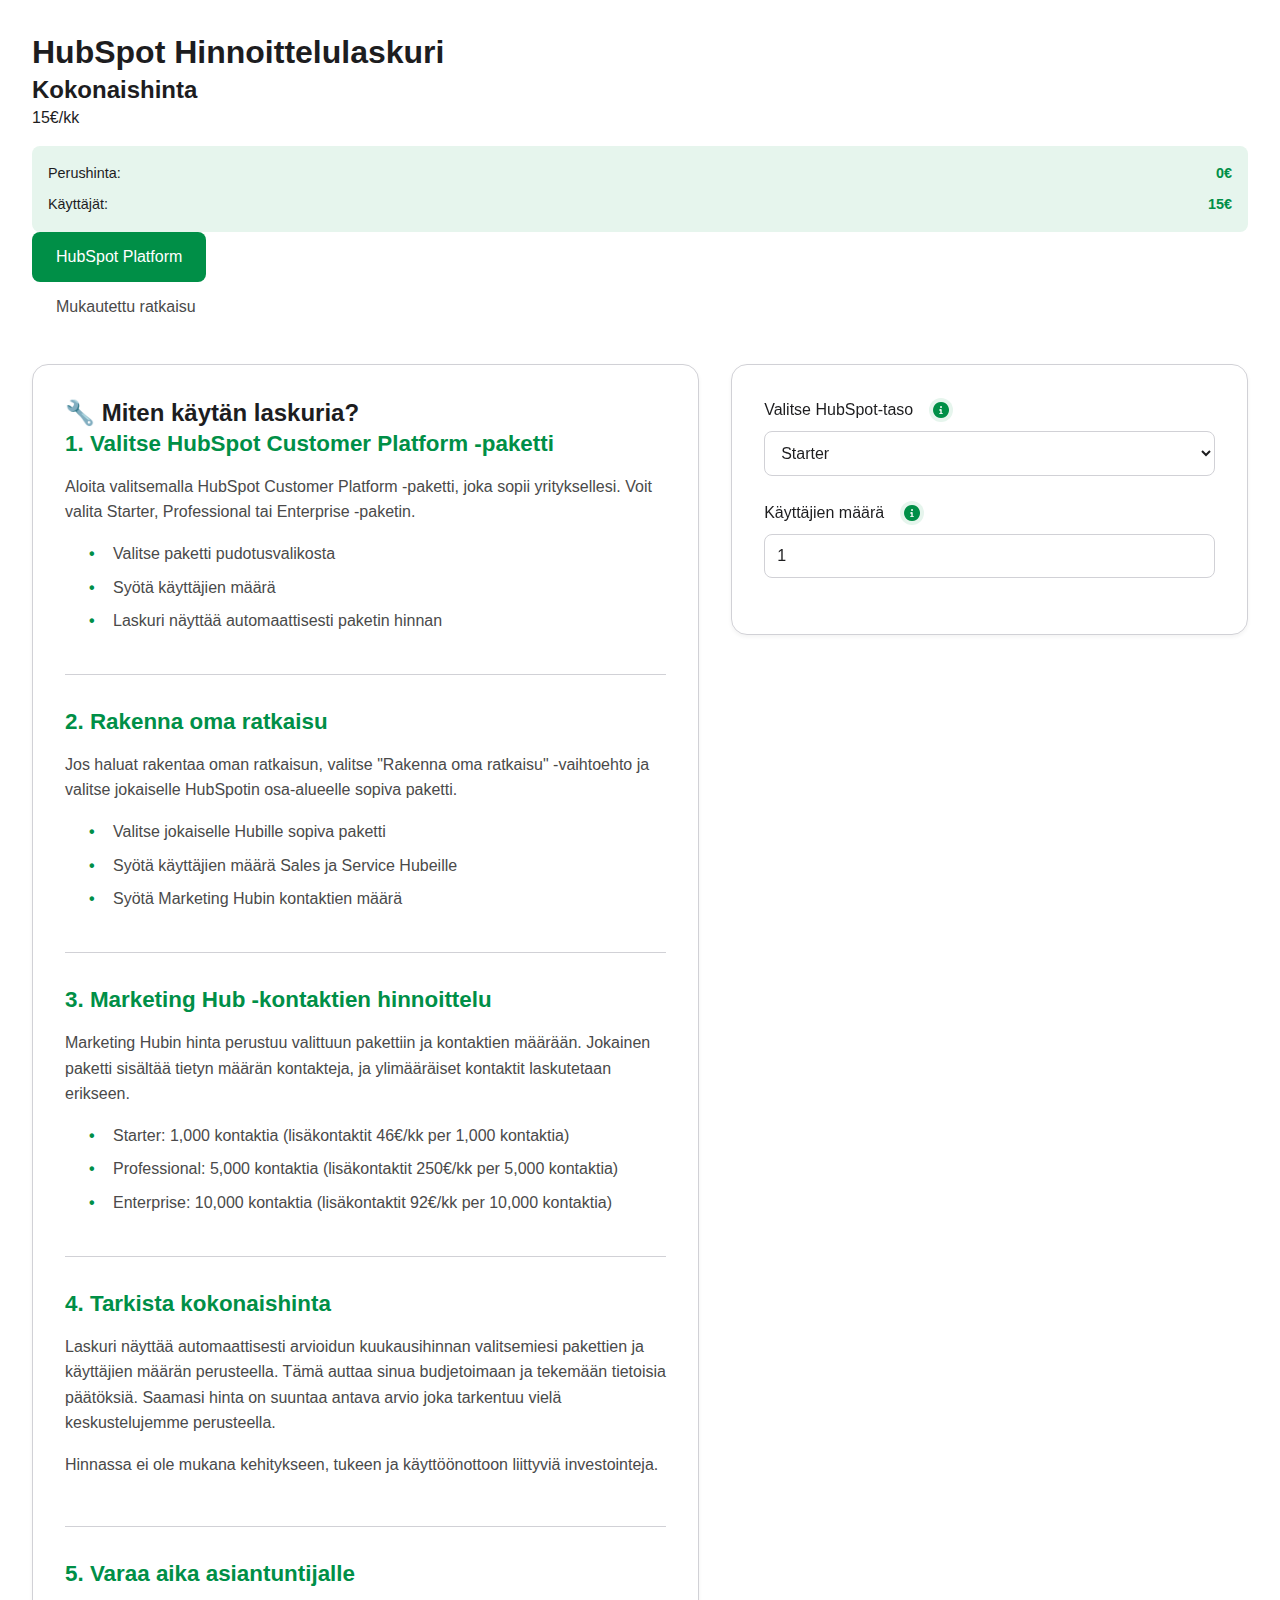
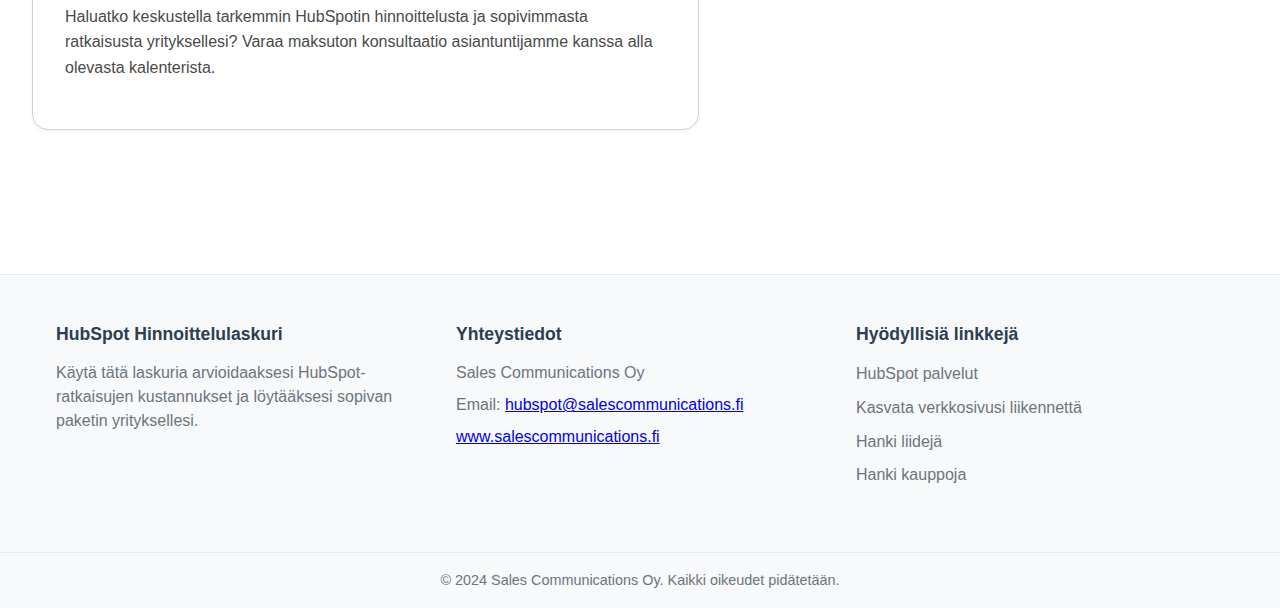
<file: index.html>
<!DOCTYPE html>
<html lang="fi">
<head>
    <meta charset="UTF-8">
    <meta name="viewport" content="width=device-width, initial-scale=1.0">
    <title>HubSpot Hinnoittelulaskuri</title>
    <link rel="stylesheet" href="styles.css">
    <link rel="stylesheet" href="https://cdnjs.cloudflare.com/ajax/libs/font-awesome/6.0.0/css/all.min.css">
    <style>
        .footer {
            background-color: #f8f9fa;
            padding: 3rem 0 1rem;
            margin-top: 4rem;
            border-top: 1px solid #e9ecef;
        }

        .footer-content {
            max-width: 1200px;
            margin: 0 auto;
            padding: 0 1rem;
            display: grid;
            grid-template-columns: repeat(auto-fit, minmax(250px, 1fr));
            gap: 2rem;
        }

        .footer-section {
            margin-bottom: 1.5rem;
        }

        .footer-section h4 {
            color: #2c3e50;
            margin-bottom: 1rem;
            font-size: 1.1rem;
        }

        .footer-section p {
            color: #6c757d;
            margin-bottom: 0.5rem;
            line-height: 1.5;
        }

        .footer-section ul {
            list-style: none;
            padding: 0;
            margin: 0;
        }

        .footer-section ul li {
            margin-bottom: 0.5rem;
        }

        .footer-section ul li a {
            color: #6c757d;
            text-decoration: none;
            transition: color 0.2s;
        }

        .footer-section ul li a:hover {
            color: #0056b3;
        }

        .footer-brand {
            color: #0056b3;
            font-weight: 600;
            text-decoration: none;
            transition: color 0.2s;
        }

        .footer-brand:hover {
            color: #003d82;
        }

        .footer-bottom {
            text-align: center;
            margin-top: 2rem;
            padding-top: 1rem;
            border-top: 1px solid #e9ecef;
        }

        .footer-bottom p {
            color: #6c757d;
            font-size: 0.9rem;
        }

        @media (max-width: 768px) {
            .footer-content {
                grid-template-columns: 1fr;
                text-align: center;
            }

            .footer-section {
                margin-bottom: 2rem;
            }
        }
    </style>
</head>
<body>
    <div class="container" role="main">
        <h1>HubSpot Hinnoittelulaskuri</h1>
        
        <!-- Hinta näytetään tässä -->
        <div class="price-display" role="region" aria-label="Hinnan näyttö">
            <h2 id="price-title">Kokonaishinta</h2>
            <div class="price" id="total-price" aria-live="polite">0€/kk</div>
        </div>

        <!-- Välilehdet -->
        <div class="tabs" role="tablist">
            <button class="tab-button active" data-tab="platform" role="tab" aria-selected="true" aria-controls="platform-section">HubSpot Platform</button>
            <button class="tab-button" data-tab="custom" role="tab" aria-selected="false" aria-controls="custom-section">Mukautettu ratkaisu</button>
        </div>

        <div class="content-wrapper">
            <div class="instructions" role="complementary" aria-label="Ohjeet">
                <h2>🔧 Miten käytän laskuria?</h2>
                
                <div class="instruction-section">
                    <h3>1. Valitse HubSpot Customer Platform -paketti</h3>
                    <p>Aloita valitsemalla HubSpot Customer Platform -paketti, joka sopii yrityksellesi. Voit valita Starter, Professional tai Enterprise -paketin.</p>
                    <ul>
                        <li>Valitse paketti pudotusvalikosta</li>
                        <li>Syötä käyttäjien määrä</li>
                        <li>Laskuri näyttää automaattisesti paketin hinnan</li>
                    </ul>
                </div>
                
                <div class="instruction-section">
                    <h3>2. Rakenna oma ratkaisu</h3>
                    <p>Jos haluat rakentaa oman ratkaisun, valitse "Rakenna oma ratkaisu" -vaihtoehto ja valitse jokaiselle HubSpotin osa-alueelle sopiva paketti.</p>
                    <ul>
                        <li>Valitse jokaiselle Hubille sopiva paketti</li>
                        <li>Syötä käyttäjien määrä Sales ja Service Hubeille</li>
                        <li>Syötä Marketing Hubin kontaktien määrä</li>
                    </ul>
                </div>
                
                <div class="instruction-section">
                    <h3>3. Marketing Hub -kontaktien hinnoittelu</h3>
                    <p>Marketing Hubin hinta perustuu valittuun pakettiin ja kontaktien määrään. Jokainen paketti sisältää tietyn määrän kontakteja, ja ylimääräiset kontaktit laskutetaan erikseen.</p>
                    <ul>
                        <li>Starter: 1,000 kontaktia (lisäkontaktit 46€/kk per 1,000 kontaktia)</li>
                        <li>Professional: 5,000 kontaktia (lisäkontaktit 250€/kk per 5,000 kontaktia)</li>
                        <li>Enterprise: 10,000 kontaktia (lisäkontaktit 92€/kk per 10,000 kontaktia)</li>
                    </ul>
                </div>
                
                <div class="instruction-section">
                    <h3>4. Tarkista kokonaishinta</h3>
                    <p>Laskuri näyttää automaattisesti arvioidun kuukausihinnan valitsemiesi pakettien ja käyttäjien määrän perusteella. Tämä auttaa sinua budjetoimaan ja tekemään tietoisia päätöksiä. Saamasi hinta on suuntaa antava arvio joka tarkentuu vielä keskustelujemme perusteella.</p>
                    <p>Hinnassa ei ole mukana kehitykseen, tukeen ja käyttöönottoon liittyviä investointeja.</p>
                </div>

                <div class="instruction-section meetings-section">
                    <h3>5. Varaa aika asiantuntijalle</h3>
                    <p>Haluatko keskustella tarkemmin HubSpotin hinnoittelusta ja sopivimmasta ratkaisusta yrityksellesi? Varaa maksuton konsultaatio asiantuntijamme kanssa alla olevasta kalenterista.</p>
                    <div class="meetings-iframe-container" data-src="https://meetings.hubspot.com/heidi-sundstrom/yleinen-kalenterilinkki-suomenkielinen-15-min?embed=true"></div>
                    <script type="text/javascript" src="https://static.hsappstatic.net/MeetingsEmbed/ex/MeetingsEmbedCode.js"></script>
                </div>
            </div>

            <div class="calculator-form" role="form" aria-label="Hinnoittelulaskuri">
                <div id="platform-section" class="tab-content active" role="tabpanel" aria-labelledby="platform-tab">
                    <div class="form-group" role="group" aria-labelledby="platform-tier-label">
                        <label id="platform-tier-label" for="platform-tier">
                            Valitse HubSpot-taso
                            <span class="tooltip-trigger" data-tooltip="Starter sopii aloittelijoille, Professional keskisuurille yrityksille ja Enterprise isoille organisaatioille" role="tooltip" tabindex="0">
                                <i class="fas fa-info-circle" aria-hidden="true"></i>
                            </span>
                        </label>
                        <select id="platform-tier" name="platform-tier" aria-describedby="platform-tier-tooltip">
                            <option value="starter">Starter</option>
                            <option value="professional">Professional</option>
                            <option value="enterprise">Enterprise</option>
                        </select>
                    </div>
                    <div class="form-group">
                        <label for="platform-users">
                            Käyttäjien määrä
                            <span class="tooltip-trigger" data-tooltip="Starter: 15€/käyttäjä/kk, Professional: 5 käyttäjää sisältyy (lisäkäyttäjät 45€/kk), Enterprise: 7 käyttäjää sisältyy (lisäkäyttäjät 75€/kk)">
                                <i class="fas fa-info-circle"></i>
                            </span>
                        </label>
                        <input type="number" id="platform-users" name="platform-users" min="1" value="1">
                    </div>
                </div>

                <div id="custom-section" class="tab-content">
                    <!-- Marketing Hub -->
                    <div class="form-group">
                        <label for="marketing-tier">
                            Marketing Hub
                            <span class="tooltip-trigger" data-tooltip="Marketing Hub sisältää työkalut markkinoinnin automatisointiin, sisällöntuotantoon ja liidien generointiin.">
                                <i class="fas fa-info-circle"></i>
                            </span>
                        </label>
                        <select id="marketing-tier" class="form-control">
                            <option value="none">Ei mukana</option>
                            <option value="starter">Starter</option>
                            <option value="professional">Professional</option>
                            <option value="enterprise">Enterprise</option>
                        </select>
                        <div id="marketing-users-group" class="form-group marketing-input" style="margin-top: 1rem;">
                            <label for="marketing-users">Käyttäjien määrä</label>
                            <div class="number-input-wrapper">
                                <input type="number" id="marketing-users" min="1" value="1">
                            </div>
                            <label for="marketing-contacts">Kontaktien määrä</label>
                            <div class="number-input-wrapper">
                                <input type="number" id="marketing-contacts" min="1000" step="1000" value="1000">
                            </div>
                        </div>
                    </div>

                    <!-- Sales Hub -->
                    <div class="form-group">
                        <label for="sales-tier">
                            Sales Hub
                            <span class="tooltip-trigger" data-tooltip="Sales Hub tarjoaa työkalut myyntiprosessin tehostamiseen ja asiakassuhteiden hallintaan.">
                                <i class="fas fa-info-circle"></i>
                            </span>
                        </label>
                        <select id="sales-tier" class="form-control">
                            <option value="none">Ei mukana</option>
                            <option value="starter">Starter</option>
                            <option value="professional">Professional</option>
                            <option value="enterprise">Enterprise</option>
                        </select>
                        <div id="sales-users-group" class="form-group sales-input" style="margin-top: 1rem;">
                            <label for="sales-users">Käyttäjien määrä</label>
                            <div class="number-input-wrapper">
                                <input type="number" id="sales-users" min="1" value="1">
                            </div>
                        </div>
                    </div>

                    <!-- Service Hub -->
                    <div class="form-group">
                        <label for="service-tier">
                            Service Hub
                            <span class="tooltip-trigger" data-tooltip="Service Hub sisältää työkalut asiakaspalvelun ja -tuen hallintaan.">
                                <i class="fas fa-info-circle"></i>
                            </span>
                        </label>
                        <select id="service-tier" class="form-control">
                            <option value="none">Ei mukana</option>
                            <option value="starter">Starter</option>
                            <option value="professional">Professional</option>
                            <option value="enterprise">Enterprise</option>
                        </select>
                        <div id="service-users-group" class="form-group service-input" style="margin-top: 1rem;">
                            <label for="service-users">Käyttäjien määrä</label>
                            <div class="number-input-wrapper">
                                <input type="number" id="service-users" min="1" value="1">
                            </div>
                        </div>
                    </div>

                    <!-- Content Hub -->
                    <div class="form-group">
                        <label for="content-tier">
                            Content Hub
                            <span class="tooltip-trigger" data-tooltip="Content Hub tarjoaa työkalut sisällönhallintaan ja verkkosivujen ylläpitoon.">
                                <i class="fas fa-info-circle"></i>
                            </span>
                        </label>
                        <select id="content-tier" class="form-control">
                            <option value="none">Ei mukana</option>
                            <option value="starter">Starter</option>
                            <option value="professional">Professional</option>
                            <option value="enterprise">Enterprise</option>
                        </select>
                        <div id="content-users-group" class="form-group content-input" style="margin-top: 1rem;">
                            <label for="content-users">Käyttäjien määrä</label>
                            <div class="number-input-wrapper">
                                <input type="number" id="content-users" min="1" value="1">
                            </div>
                        </div>
                    </div>

                    <!-- Operations Hub -->
                    <div class="form-group">
                        <label for="operations-tier">
                            Operations Hub
                            <span class="tooltip-trigger" data-tooltip="Operations Hub sisältää työkalut tiedon synkronointiin, datan hallintaan ja automaatioon.">
                                <i class="fas fa-info-circle"></i>
                            </span>
                        </label>
                        <select id="operations-tier" class="form-control">
                            <option value="none">Ei mukana</option>
                            <option value="starter">Starter</option>
                            <option value="professional">Professional</option>
                            <option value="enterprise">Enterprise</option>
                        </select>
                        <div id="operations-users-group" class="form-group operations-input" style="margin-top: 1rem;">
                            <label for="operations-users">Käyttäjien määrä</label>
                            <div class="number-input-wrapper">
                                <input type="number" id="operations-users" min="1" value="1">
                            </div>
                        </div>
                    </div>
                </div>
            </div>
        </div>
    </div>

    <footer class="footer">
        <div class="footer-content">
            <div class="footer-section">
                <h4>HubSpot Hinnoittelulaskuri</h4>
                <p>Käytä tätä laskuria arvioidaaksesi HubSpot-ratkaisujen kustannukset ja löytääksesi sopivan paketin yrityksellesi.</p>
            </div>
            <div class="footer-section">
                <h4>Yhteystiedot</h4>
                <p>Sales Communications Oy</p>
                <p>Email: <a href="mailto:hubspot@salescommunications.fi">hubspot@salescommunications.fi</a></p>
                <p><a href="https://www.salescommunications.fi" target="_blank" rel="noopener">www.salescommunications.fi</a></p>
            </div>
            <div class="footer-section">
                <h4>Hyödyllisiä linkkejä</h4>
                <ul>
                    <li><a href="https://www.salescommunications.fi/palvelut/hubspot-palvelut" target="_blank" rel="noopener">HubSpot palvelut</a></li>
                    <li><a href="https://www.salescommunications.fi/palvelut/kasvata-verkkosivuston-liikennetta" target="_blank" rel="noopener">Kasvata verkkosivusi liikennettä</a></li>
                    <li><a href="https://www.salescommunications.fi/palvelut/hanki-liideja" target="_blank" rel="noopener">Hanki liidejä</a></li>
                    <li><a href="https://www.salescommunications.fi/palvelut/hanki-kauppoja" target="_blank" rel="noopener">Hanki kauppoja</a></li>
                </ul>
            </div>
        </div>
        <div class="footer-bottom">
            <p>&copy; 2024 Sales Communications Oy. Kaikki oikeudet pidätetään.</p>
        </div>
    </footer>

    <script src="script.js"></script>
</body>
</html>
</file>
<file: styles.css>
/* Root Variables */
:root {
    --primary-color: #008F47;
    --primary-dark: #006B35;
    --primary-light: #E6F5ED;
    --secondary-color: #1D1D1F;
    --background-color: #FFFFFF;
    --card-background: #F5F5F7;
    --text-color: #1D1D1F;
    --text-light: #4A4A4A;
    --border-color: #D1D1D6;
    --success-color: #008F47;
    --warning-color: #FF9500;
    --error-color: #FF3B30;
    --focus-outline: 2px solid var(--primary-color);
    --focus-outline-offset: 2px;
    --shadow-sm: 0 2px 4px rgba(0, 0, 0, 0.05);
    --shadow-md: 0 4px 8px rgba(0, 0, 0, 0.1);
    --shadow-lg: 0 8px 16px rgba(0, 0, 0, 0.1);
    --border-radius-sm: 0.5rem;
    --border-radius-md: 1rem;
    --border-radius-lg: 1.5rem;
    --spacing-xs: 0.5rem;
    --spacing-sm: 1rem;
    --spacing-md: 1.5rem;
    --spacing-lg: 2rem;
    --spacing-xl: 3rem;
}

/* Base Styles */
* {
    margin: 0;
    padding: 0;
    box-sizing: border-box;
}

body {
    font-family: -apple-system, BlinkMacSystemFont, 'SF Pro Text', Arial, sans-serif;
    background-color: var(--background-color);
    color: var(--text-color);
    line-height: 1.6;
    -webkit-font-smoothing: antialiased;
    -moz-osx-font-smoothing: grayscale;
}

h1, h2, h3, h4, h5, h6 {
    font-family: -apple-system, BlinkMacSystemFont, 'SF Pro Display', Helvetica, sans-serif;
    font-weight: 600;
    line-height: 1.3;
}

/* Layout */
.container {
    max-width: 1400px;
    margin: 0 auto;
    padding: var(--spacing-lg);
}

.content-wrapper {
    display: flex;
    gap: var(--spacing-lg);
    margin-top: var(--spacing-lg);
    max-width: 1400px;
    margin-left: auto;
    margin-right: auto;
}

/* Hero Section */
.hero {
    text-align: center;
    margin-bottom: var(--spacing-xl);
    padding: var(--spacing-xl) var(--spacing-lg);
    background: linear-gradient(135deg, var(--primary-color), var(--primary-dark));
    color: white;
    border-radius: var(--border-radius-lg);
    box-shadow: var(--shadow-lg);
    position: relative;
    overflow: hidden;
}

.hero::before {
    content: '';
    position: absolute;
    top: 0;
    left: 0;
    right: 0;
    bottom: 0;
    background: linear-gradient(135deg, rgba(255,255,255,0.1) 0%, rgba(255,255,255,0) 100%);
    pointer-events: none;
}

.hero h1 {
    font-size: clamp(1.8rem, 4vw, 2.5rem);
    margin-bottom: var(--spacing-sm);
    color: #FFFFFF;
    position: relative;
}

.hero .subtitle {
    font-size: clamp(1rem, 2vw, 1.2rem);
    color: #FFFFFF;
    opacity: 0.9;
    position: relative;
}

/* Instructions Section */
.instructions {
    flex: 4;
    background-color: white;
    border-radius: var(--border-radius-md);
    padding: var(--spacing-lg);
    margin-bottom: var(--spacing-xl);
    box-shadow: var(--shadow-sm);
    border: 1px solid var(--border-color);
}

.instruction-section {
    margin-bottom: var(--spacing-lg);
    padding-bottom: var(--spacing-lg);
    border-bottom: 1px solid var(--border-color);
}

.instruction-section:last-child {
    border-bottom: none;
    margin-bottom: 0;
    padding-bottom: 0;
}

.instruction-section h3 {
    color: var(--primary-color);
    margin-bottom: var(--spacing-sm);
    font-size: 1.4rem;
    display: flex;
    align-items: center;
    gap: var(--spacing-xs);
}

.instruction-section p {
    margin-bottom: var(--spacing-sm);
    color: var(--text-light);
}

.instruction-section ul {
    list-style-type: none;
    padding-left: var(--spacing-md);
}

.instruction-section ul li {
    position: relative;
    margin-bottom: var(--spacing-xs);
    padding-left: var(--spacing-md);
    color: var(--text-light);
}

.instruction-section ul li:before {
    content: "•";
    color: var(--primary-color);
    position: absolute;
    left: 0;
    font-weight: bold;
}

/* Calculator Form */
.calculator-form {
    flex: 3;
    position: sticky;
    top: var(--spacing-lg);
    align-self: flex-start;
    background: #fff;
    padding: var(--spacing-lg);
    border-radius: var(--border-radius-md);
    box-shadow: var(--shadow-sm);
    border: 1px solid var(--border-color);
}

.form-group {
    margin-bottom: var(--spacing-md);
    position: relative;
}

.form-group label {
    display: inline-flex;
    align-items: center;
    margin-bottom: var(--spacing-xs);
    font-weight: 500;
    color: var(--text-color);
    gap: var(--spacing-xs);
}

.form-group select,
.form-group input[type="number"] {
    width: 100%;
    padding: 0.75rem;
    border: 1px solid var(--border-color);
    border-radius: var(--border-radius-sm);
    background-color: var(--background-color);
    color: var(--text-color);
    font-size: 1rem;
    transition: all 0.2s ease;
}

.form-group select:hover,
.form-group input[type="number"]:hover {
    border-color: var(--primary-color);
}

.form-group select:focus,
.form-group input[type="number"]:focus {
    outline: none;
    border-color: var(--primary-color);
    box-shadow: 0 0 0 2px var(--primary-light);
}

/* Tooltip styles */
.tooltip-trigger {
    display: inline-flex;
    align-items: center;
    justify-content: center;
    width: 24px;
    height: 24px;
    border-radius: 50%;
    background-color: var(--primary-light);
    color: var(--primary-color);
    font-size: 1rem;
    cursor: pointer;
    transition: all 0.2s ease;
    -webkit-tap-highlight-color: transparent;
    position: relative;
    margin-left: 0.5rem;
    border: none;
    z-index: 2;
}

.tooltip-trigger:hover,
.tooltip-trigger:focus,
.tooltip-trigger.active {
    background-color: var(--primary-color);
    color: white;
    outline: none;
}

.tooltip-trigger[data-tooltip]::after {
    content: attr(data-tooltip);
    position: absolute;
    background-color: var(--primary-color);
    color: white;
    padding: var(--spacing-sm);
    border-radius: var(--border-radius-sm);
    font-size: 0.9375rem;
    line-height: 1.5;
    white-space: normal;
    z-index: 1000;
    box-shadow: var(--shadow-md);
    opacity: 0;
    visibility: hidden;
    transition: all 0.2s ease;
    pointer-events: none;
}

/* Desktop styles */
@media (min-width: 768px) {
    .tooltip-trigger[data-tooltip]::after {
        width: max-content;
        max-width: 300px;
        bottom: calc(100% + 12px);
        left: 50%;
        transform: translateX(-50%) translateY(5px);
    }

    .tooltip-trigger[data-tooltip]:hover::after,
    .tooltip-trigger[data-tooltip]:focus::after,
    .tooltip-trigger[data-tooltip].active::after {
        opacity: 1;
        visibility: visible;
        transform: translateX(-50%) translateY(0);
    }
}

/* Mobile styles */
@media (max-width: 767px) {
    .container {
        padding: var(--spacing-sm);
    }

    .content-wrapper {
        flex-direction: column;
        gap: var(--spacing-md);
    }

    .calculator-form {
        position: static;
        width: 100%;
    }

    .form-group {
        margin-bottom: var(--spacing-sm);
    }

    .form-group select,
    .form-group input[type="number"] {
        padding: 0.5rem;
        font-size: 0.9rem;
    }

    .tooltip-trigger {
        width: 20px;
        height: 20px;
        font-size: 0.8rem;
    }

    .price-display {
        margin: var(--spacing-sm) 0;
    }

    .price-display h2 {
        font-size: 1.2rem;
    }

    .price-display .price {
        font-size: 1.8rem;
    }

    .price-breakdown {
        font-size: 0.8rem;
        padding: var(--spacing-xs);
    }
}

/* Number input styling */
.number-input-wrapper {
    position: relative;
    display: flex;
    align-items: center;
}

.number-input-wrapper input[type="number"] {
    width: 100%;
    padding-right: 2.5rem;
    -moz-appearance: textfield;
    -webkit-appearance: textfield;
    appearance: textfield;
}

.number-input-wrapper input[type="number"]::-webkit-outer-spin-button,
.number-input-wrapper input[type="number"]::-webkit-inner-spin-button {
    -webkit-appearance: none;
    margin: 0;
}

.number-btn {
    position: absolute;
    right: 0;
    width: 2rem;
    height: 50%;
    background-color: var(--primary-light);
    color: var(--primary-color);
    border: none;
    font-size: 1rem;
    cursor: pointer;
    display: flex;
    align-items: center;
    justify-content: center;
    transition: all 0.2s ease;
}

.number-btn:hover {
    background-color: var(--primary-color);
    color: white;
}

.number-btn:focus {
    outline: none;
}

.number-btn.decrement {
    bottom: 0;
    border-bottom-right-radius: var(--border-radius-sm);
}

.number-btn.increment {
    top: 0;
    border-top-right-radius: var(--border-radius-sm);
}

/* Result Card */
.result-card {
    background: var(--card-background);
    border-radius: var(--border-radius-md);
    padding: var(--spacing-lg);
    box-shadow: var(--shadow-md);
    margin-top: var(--spacing-lg);
    border: 1px solid var(--border-color);
}

.result-card h3 {
    margin-bottom: var(--spacing-md);
    color: var(--secondary-color);
    font-size: 1.4rem;
    display: flex;
    align-items: center;
    gap: var(--spacing-xs);
}

.hub-price {
    display: flex;
    justify-content: space-between;
    align-items: center;
    padding: var(--spacing-xs) 0;
    border-bottom: 1px solid rgba(0, 163, 84, 0.2);
    font-size: 0.95rem;
}

.hub-price:last-child {
    border-bottom: none;
}

.hub-price .hub-name {
    color: var(--text-color);
    font-weight: 500;
}

.total-price {
    display: flex;
    justify-content: space-between;
    align-items: center;
    font-size: 1.3rem;
    font-weight: 600;
    margin-top: var(--spacing-md);
    padding-top: var(--spacing-md);
    border-top: 2px solid var(--primary-color);
    color: var(--secondary-color);
}

/* Tab Buttons */
.tab-buttons {
    display: flex;
    gap: var(--spacing-sm);
    margin-bottom: var(--spacing-lg);
    padding: var(--spacing-xs);
    background-color: var(--card-background);
    border-radius: var(--border-radius-md);
}

.tab-button {
    flex: 1;
    padding: var(--spacing-sm) var(--spacing-md);
    border: none;
    background: none;
    color: var(--text-light);
    font-size: 1rem;
    font-weight: 500;
    cursor: pointer;
    transition: all 0.3s ease;
    border-radius: var(--border-radius-sm);
    display: flex;
    align-items: center;
    justify-content: center;
    gap: var(--spacing-xs);
}

.tab-button:hover {
    color: var(--primary-color);
    background-color: var(--primary-light);
}

.tab-button.active {
    background-color: var(--primary-color);
    color: white;
}

.tab-content {
    display: none;
}

.tab-content.active {
    display: block;
    animation: fadeIn 0.3s ease;
}

@keyframes fadeIn {
    from {
        opacity: 0;
        transform: translateY(5px);
    }
    to {
        opacity: 1;
        transform: translateY(0);
    }
}

/* Responsive Design */
@media (max-width: 1024px) {
    .content-wrapper {
        flex-direction: column;
    }
    
    .instructions,
    .calculator-form {
        flex: none;
        width: 100%;
        max-width: 100%;
    }
    
    .calculator-form {
        position: static;
    }
}

@media (max-width: 767px) {
    .container {
        padding: var(--spacing-md);
    }
    
    .hero {
        padding: var(--spacing-lg);
        margin-bottom: var(--spacing-lg);
    }
    
    .instructions,
    .calculator-form,
    .result-card {
        padding: var(--spacing-md);
    }
    
    .instruction-section h3 {
        font-size: 1.2rem;
    }
    
    .total-price {
        font-size: 1.2rem;
    }
}

@media (max-width: 480px) {
    .container {
        padding: var(--spacing-sm);
    }
    
    .hero {
        padding: var(--spacing-md);
    }
    
    .instructions,
    .calculator-form,
    .result-card {
        padding: var(--spacing-sm);
    }
    
    .form-group select,
    .form-group input[type="number"] {
        padding: 0.7rem;
    }
    
    .tab-buttons {
        flex-direction: column;
        gap: var(--spacing-xs);
    }

    .tab-button {
        width: 100%;
        padding: 0.75rem var(--spacing-sm);
    }
}

/* Focus styles */
*:focus {
    outline: var(--focus-outline);
    outline-offset: var(--focus-outline-offset);
}

/* Tooltip accessibility */
.tooltip-trigger {
    position: relative;
}

.tooltip-trigger:focus {
    outline: var(--focus-outline);
    outline-offset: var(--focus-outline-offset);
}

.tooltip-trigger[data-tooltip]:focus::after,
.tooltip-trigger[data-tooltip]:hover::after {
    content: attr(data-tooltip);
    position: absolute;
    background-color: var(--primary-color);
    color: white;
    padding: var(--spacing-sm);
    border-radius: var(--border-radius-sm);
    font-size: 0.9375rem;
    line-height: 1.5;
    white-space: normal;
    z-index: 1000;
    max-width: 300px;
}

/* High contrast mode support */
@media (forced-colors: active) {
    :root {
        --primary-color: Highlight;
        --text-color: CanvasText;
        --background-color: Canvas;
    }
    
    .tooltip-trigger[data-tooltip]::after {
        border: 1px solid CanvasText;
    }
}

/* Reduced motion */
@media (prefers-reduced-motion: reduce) {
    * {
        animation-duration: 0.01ms !important;
        animation-iteration-count: 1 !important;
        transition-duration: 0.01ms !important;
        scroll-behavior: auto !important;
    }
}

.price-breakdown {
    margin-top: var(--spacing-sm);
    padding: var(--spacing-sm);
    background-color: var(--primary-light);
    border-radius: var(--border-radius-sm);
    font-size: 0.9rem;
}

.breakdown-item {
    display: flex;
    justify-content: space-between;
    margin-bottom: var(--spacing-xs);
    color: var(--text-color);
}

.breakdown-item:last-child {
    margin-bottom: 0;
}

.breakdown-label {
    font-weight: 500;
}

.breakdown-value {
    font-weight: 600;
    color: var(--primary-color);
}

@media (max-width: 767px) {
    .price-breakdown {
        font-size: 0.8rem;
        padding: var(--spacing-xs);
    }
}
</file>
